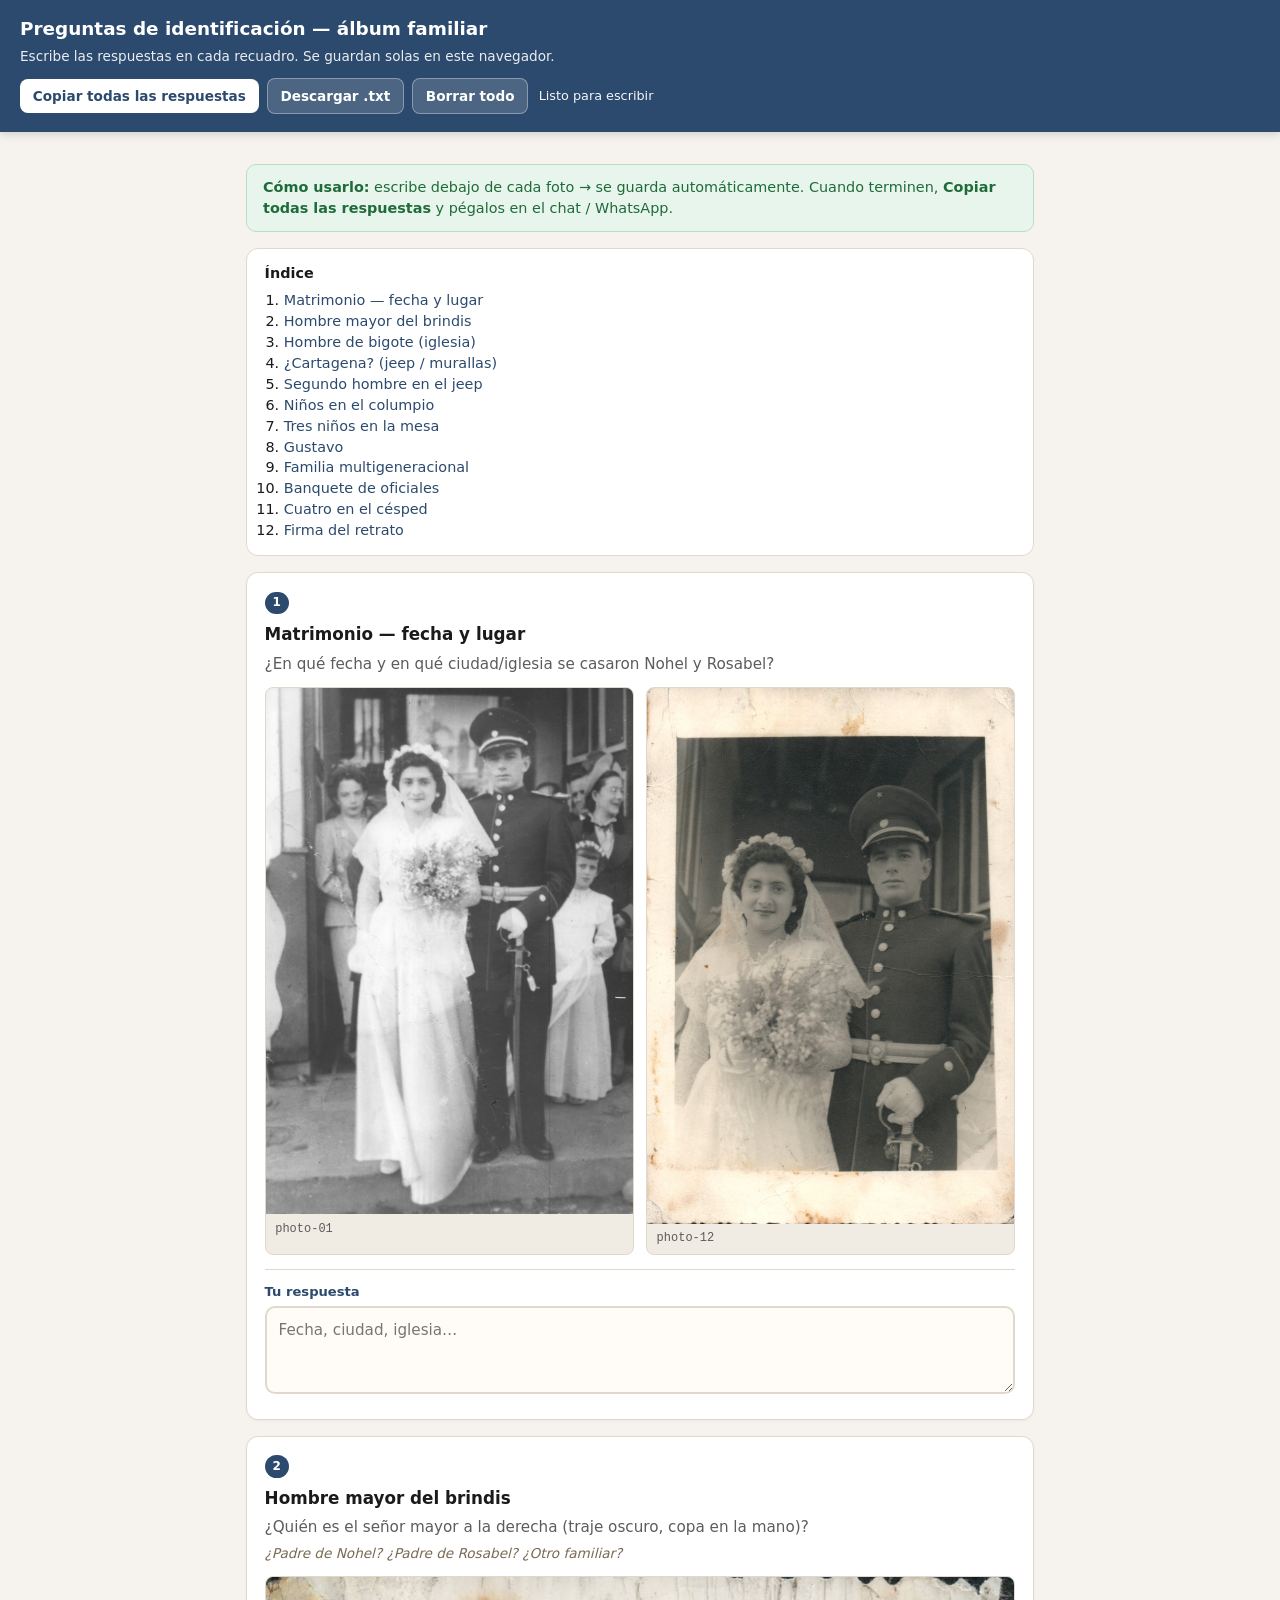
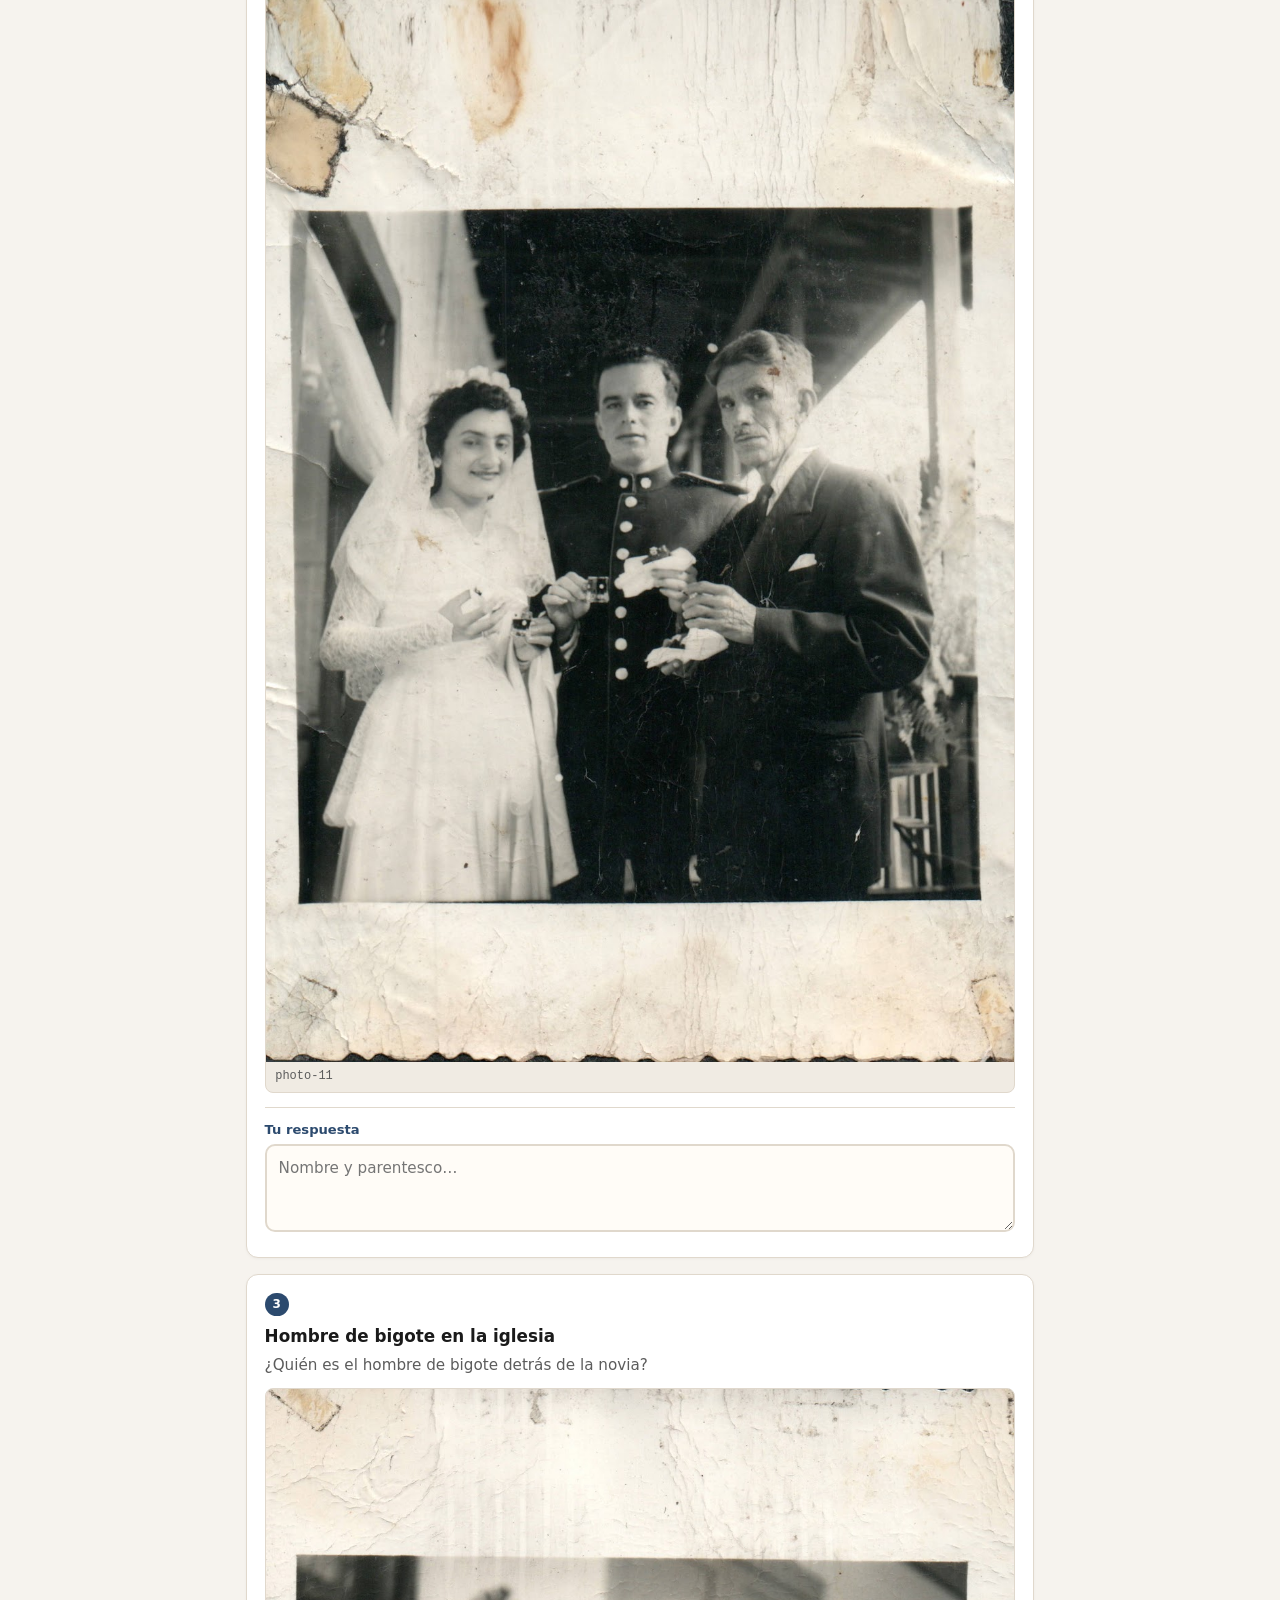
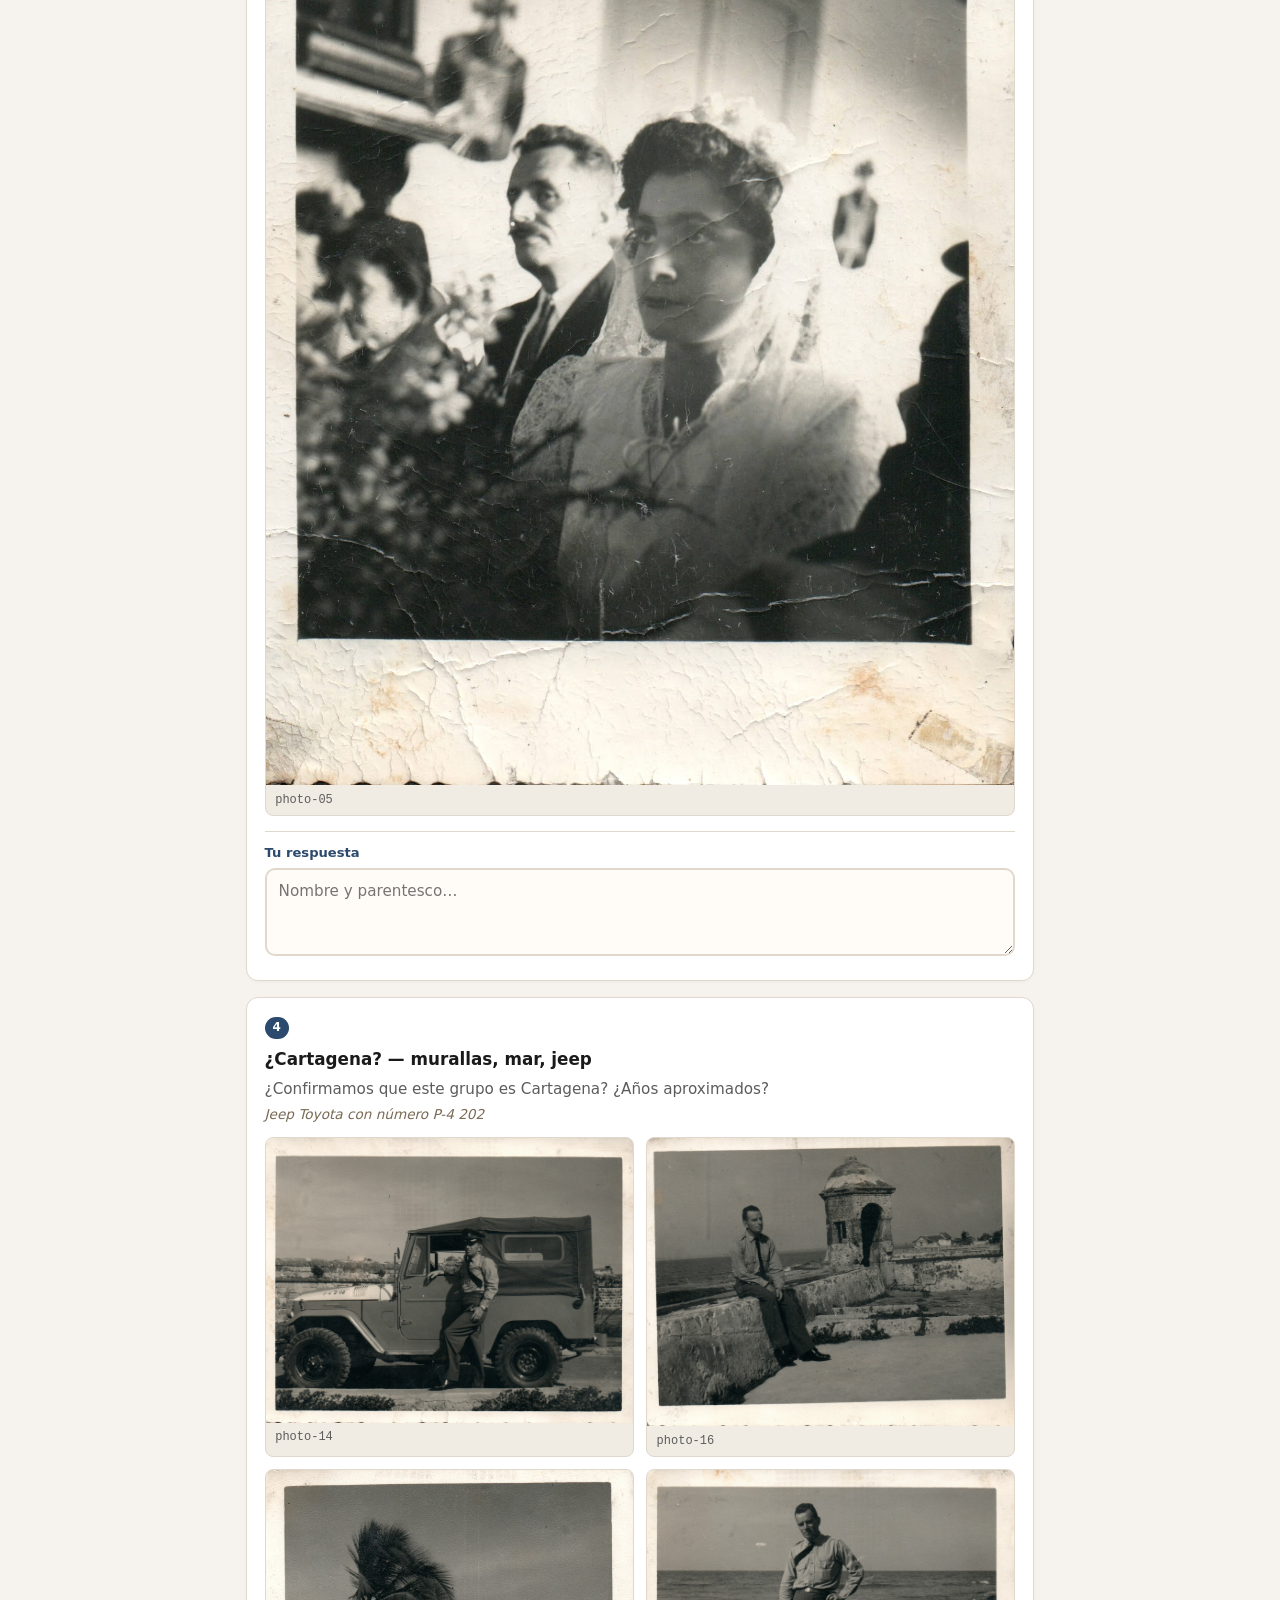
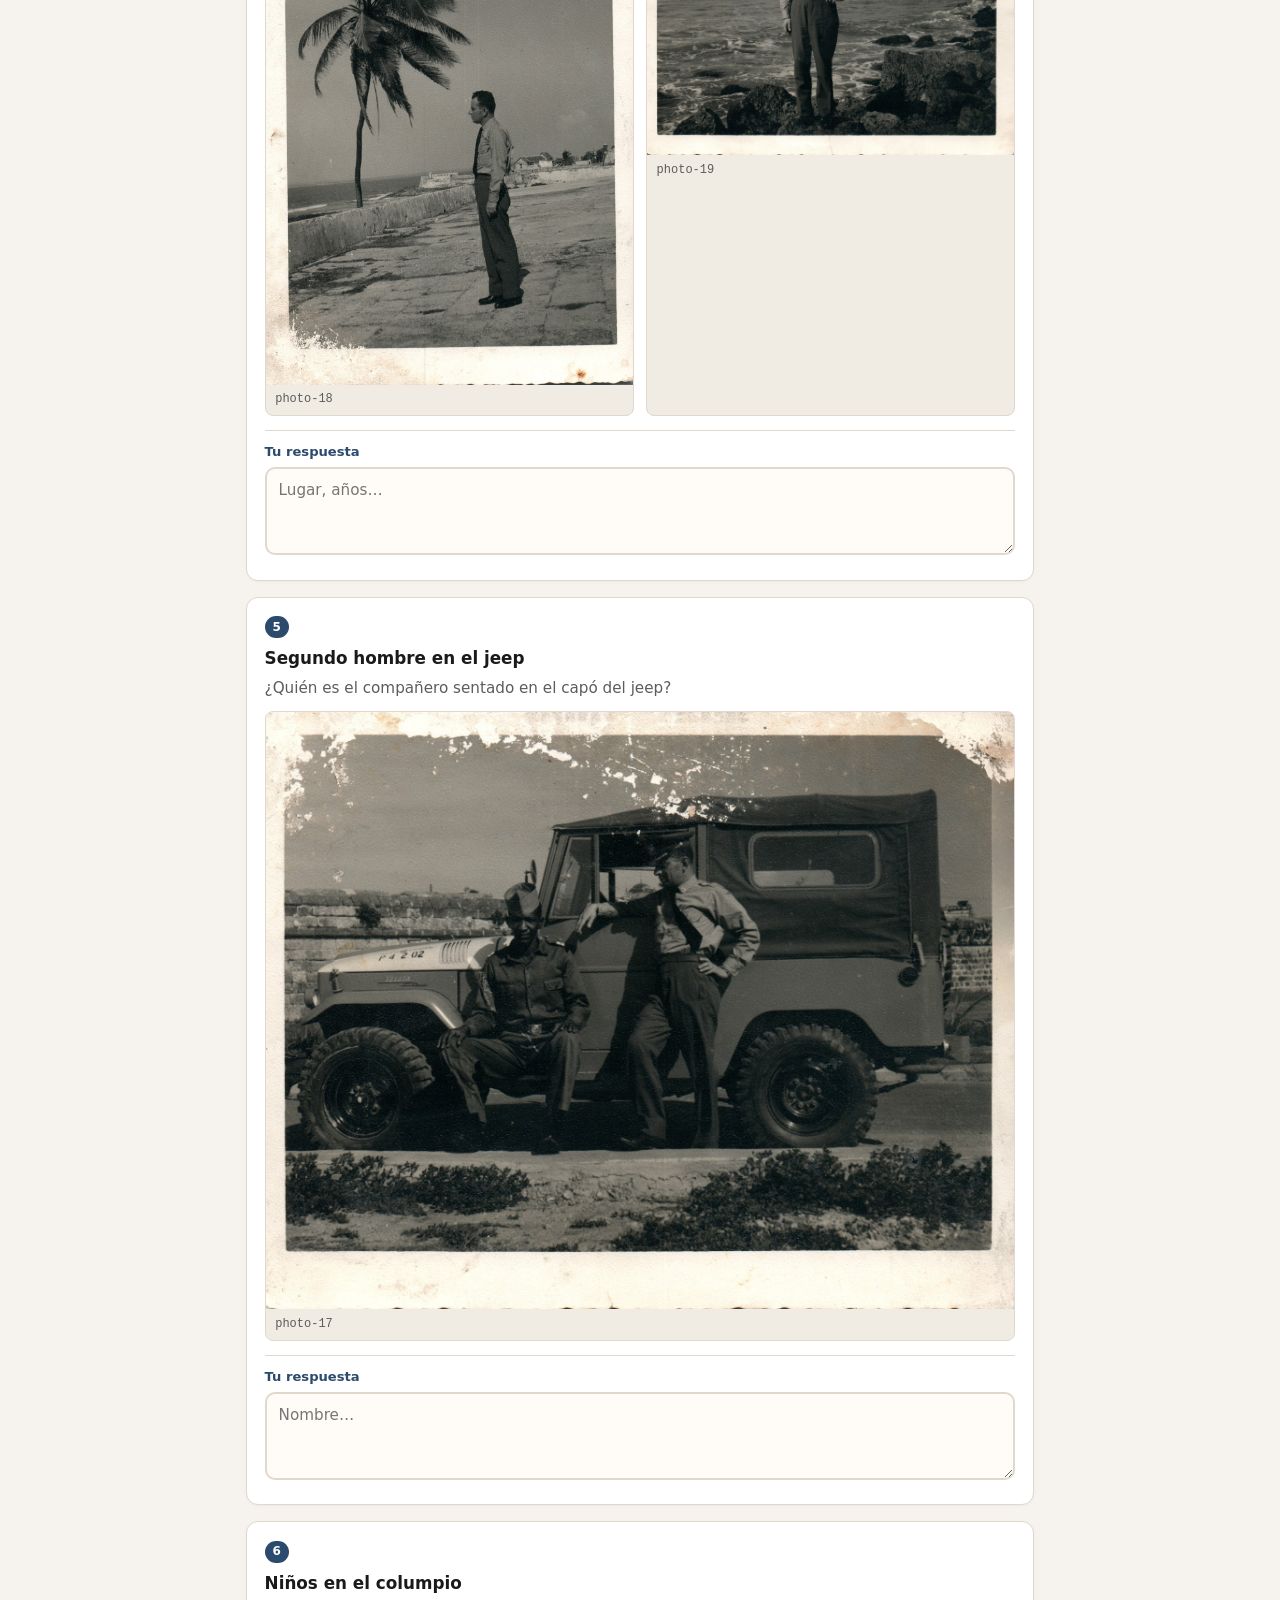
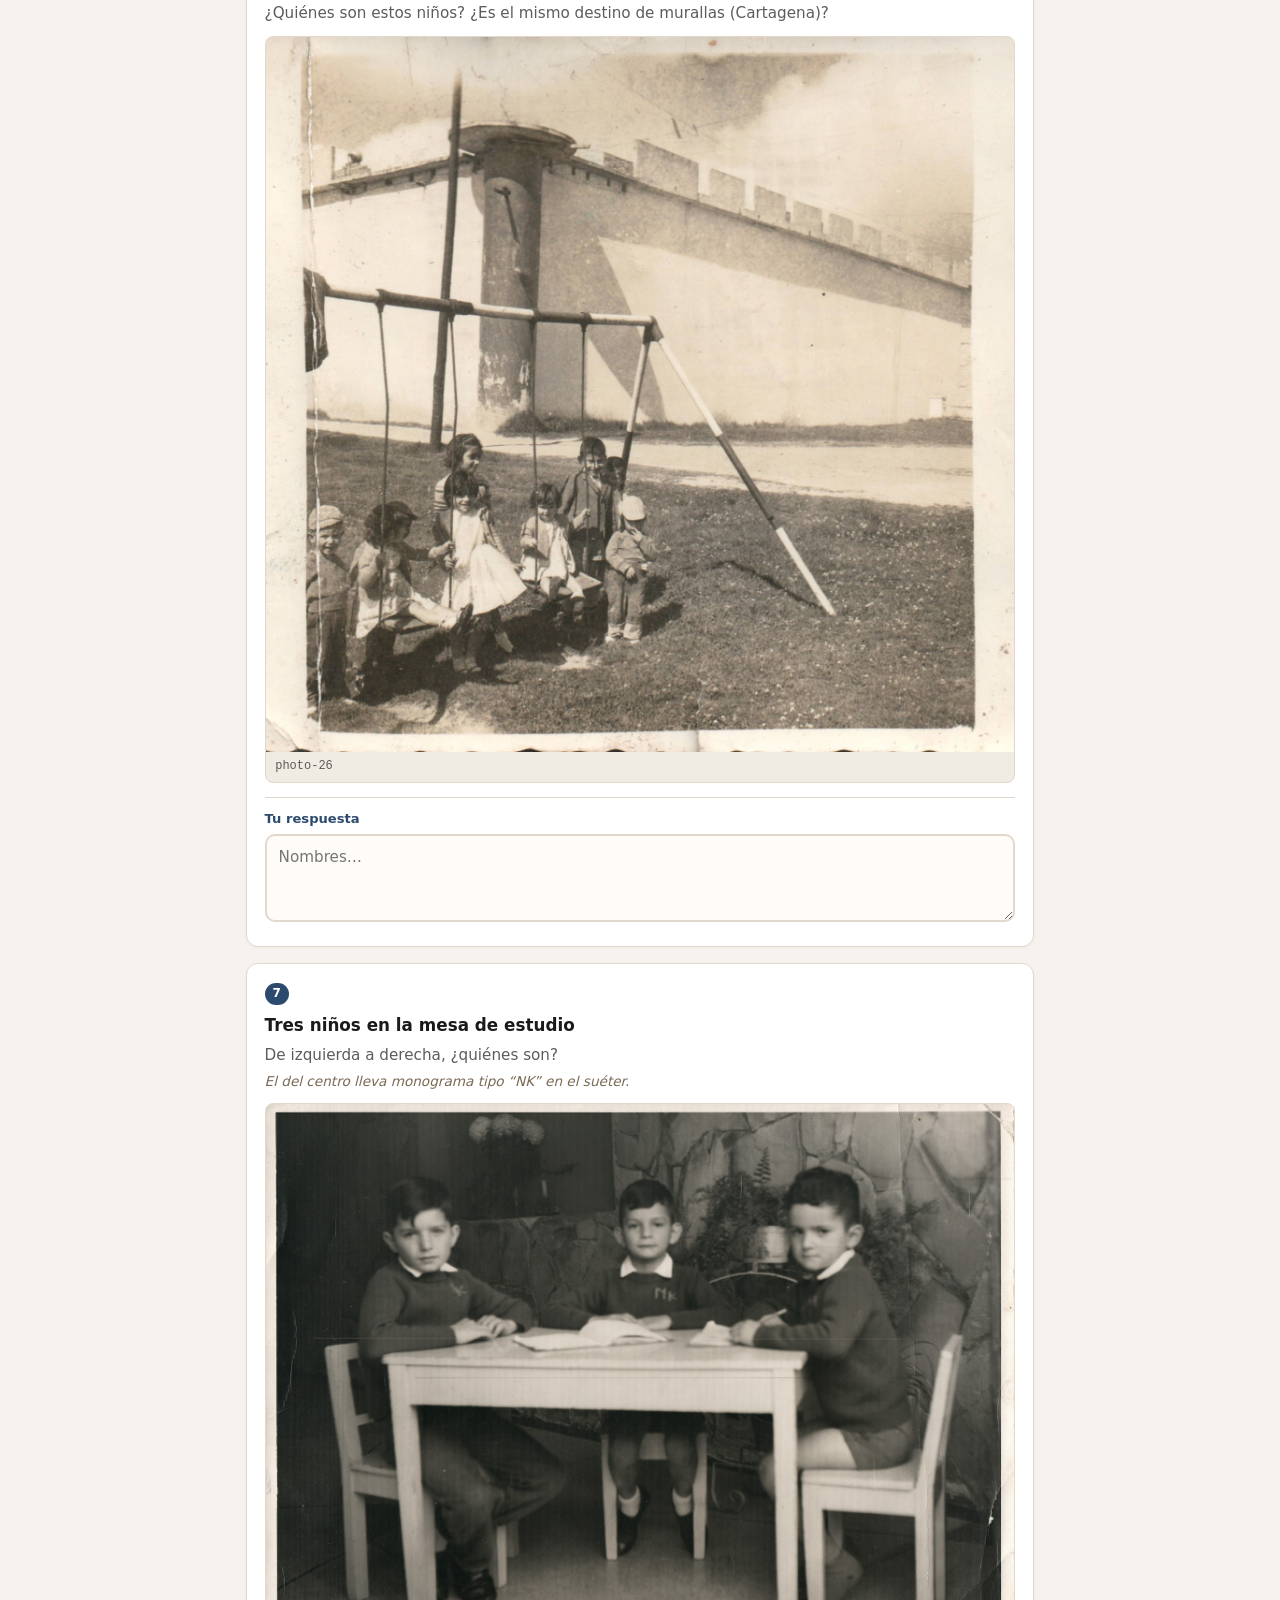
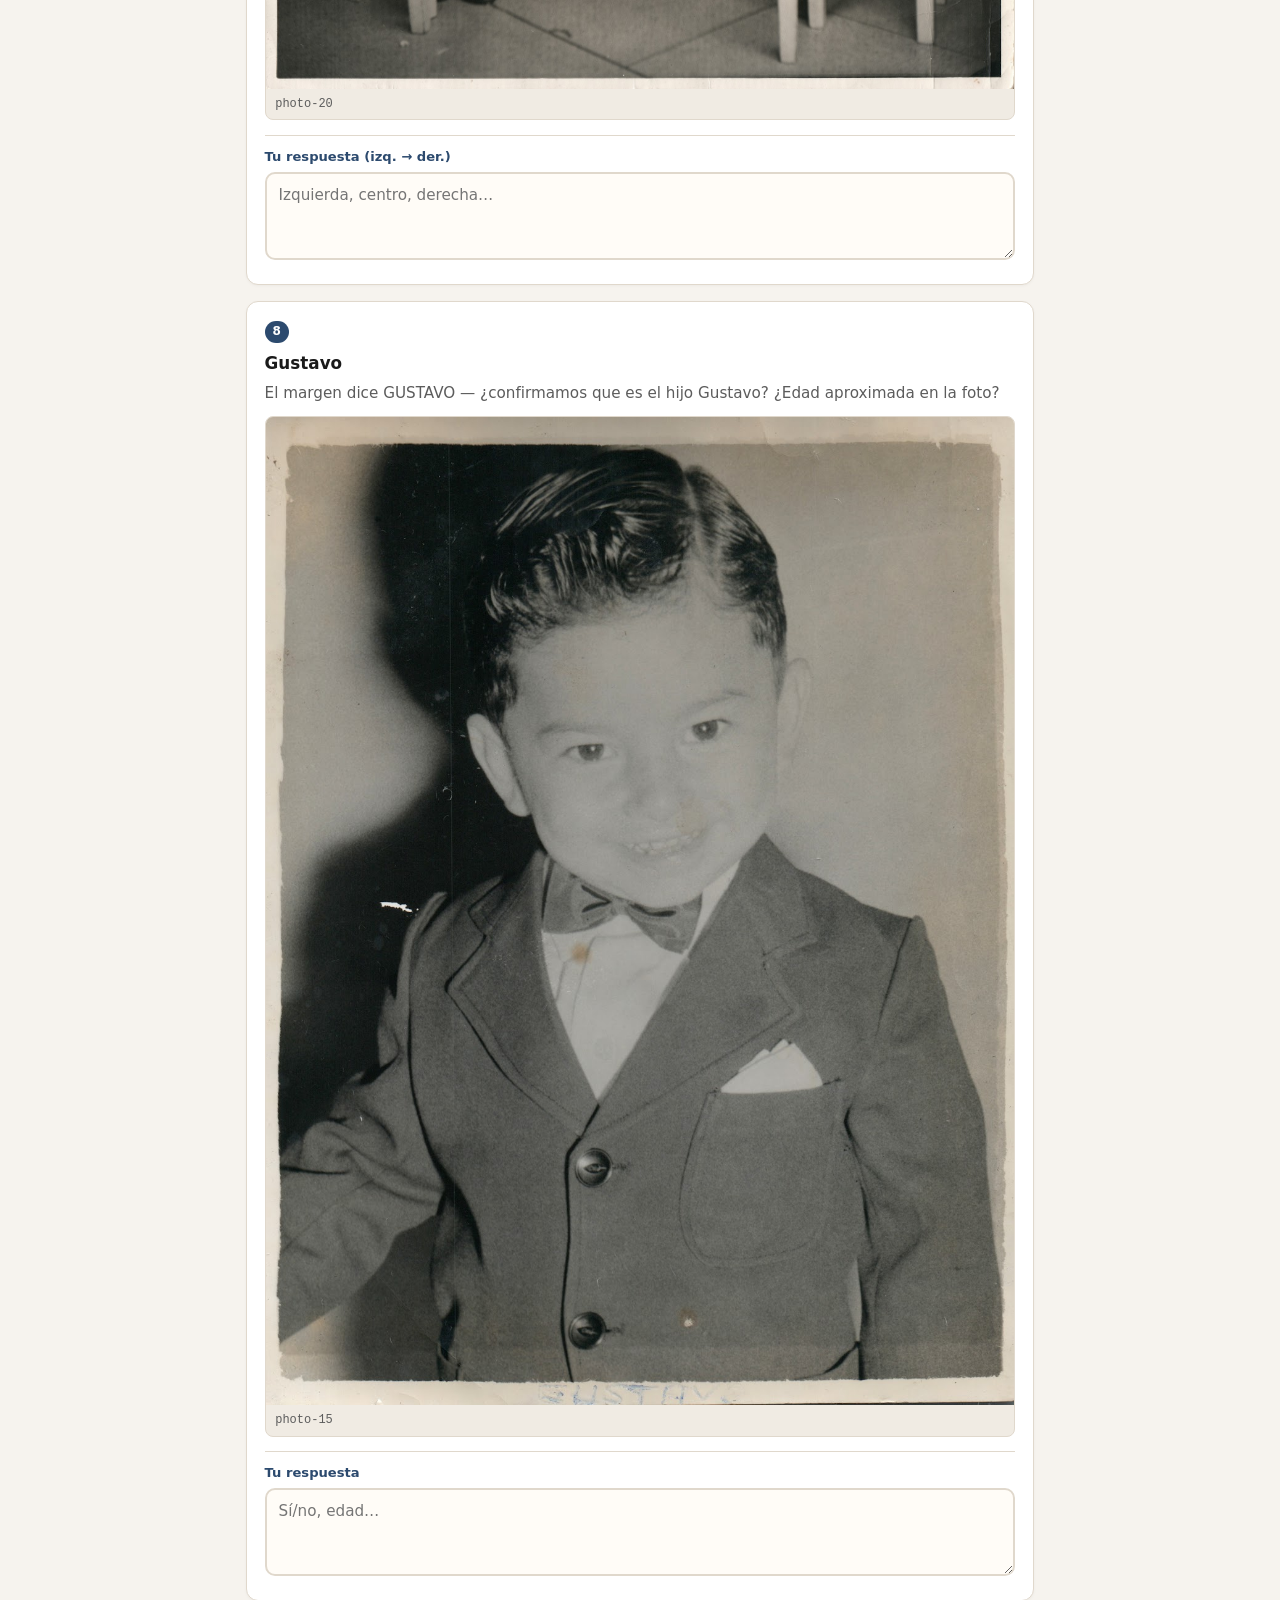
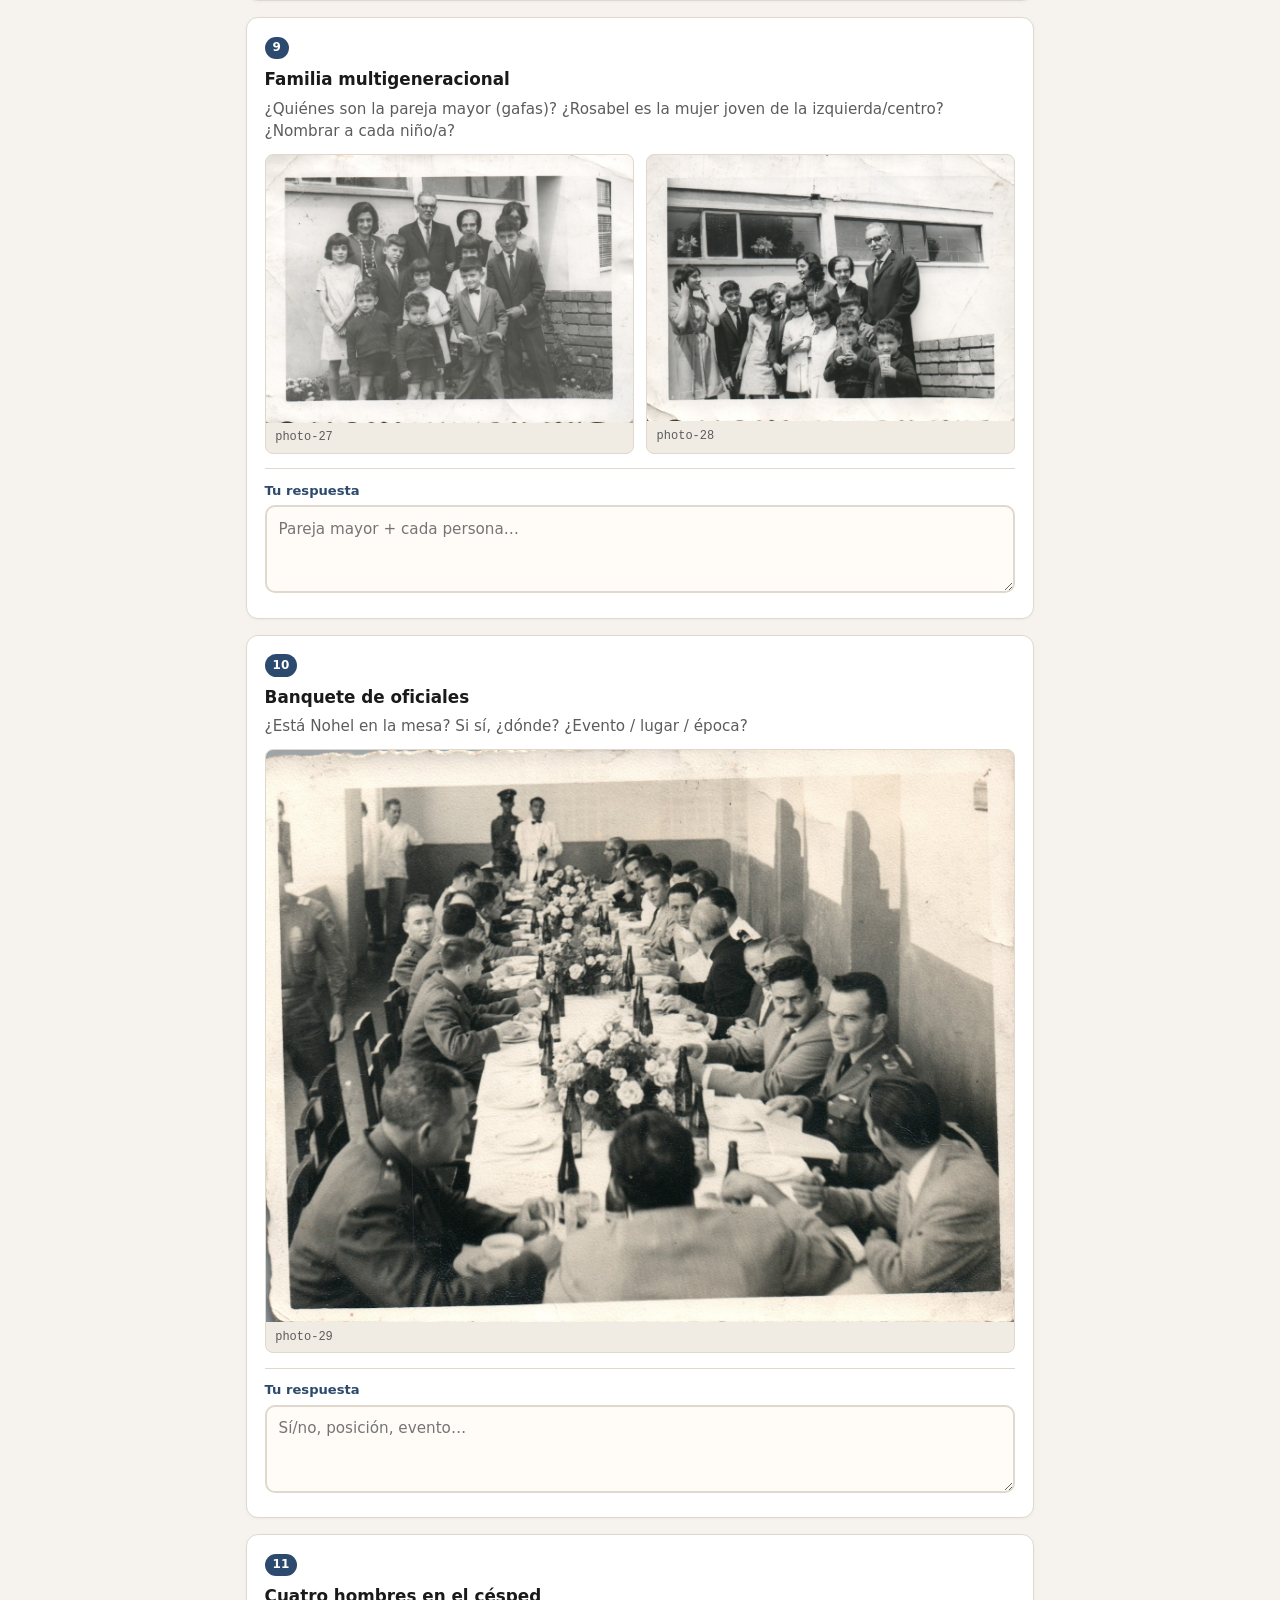
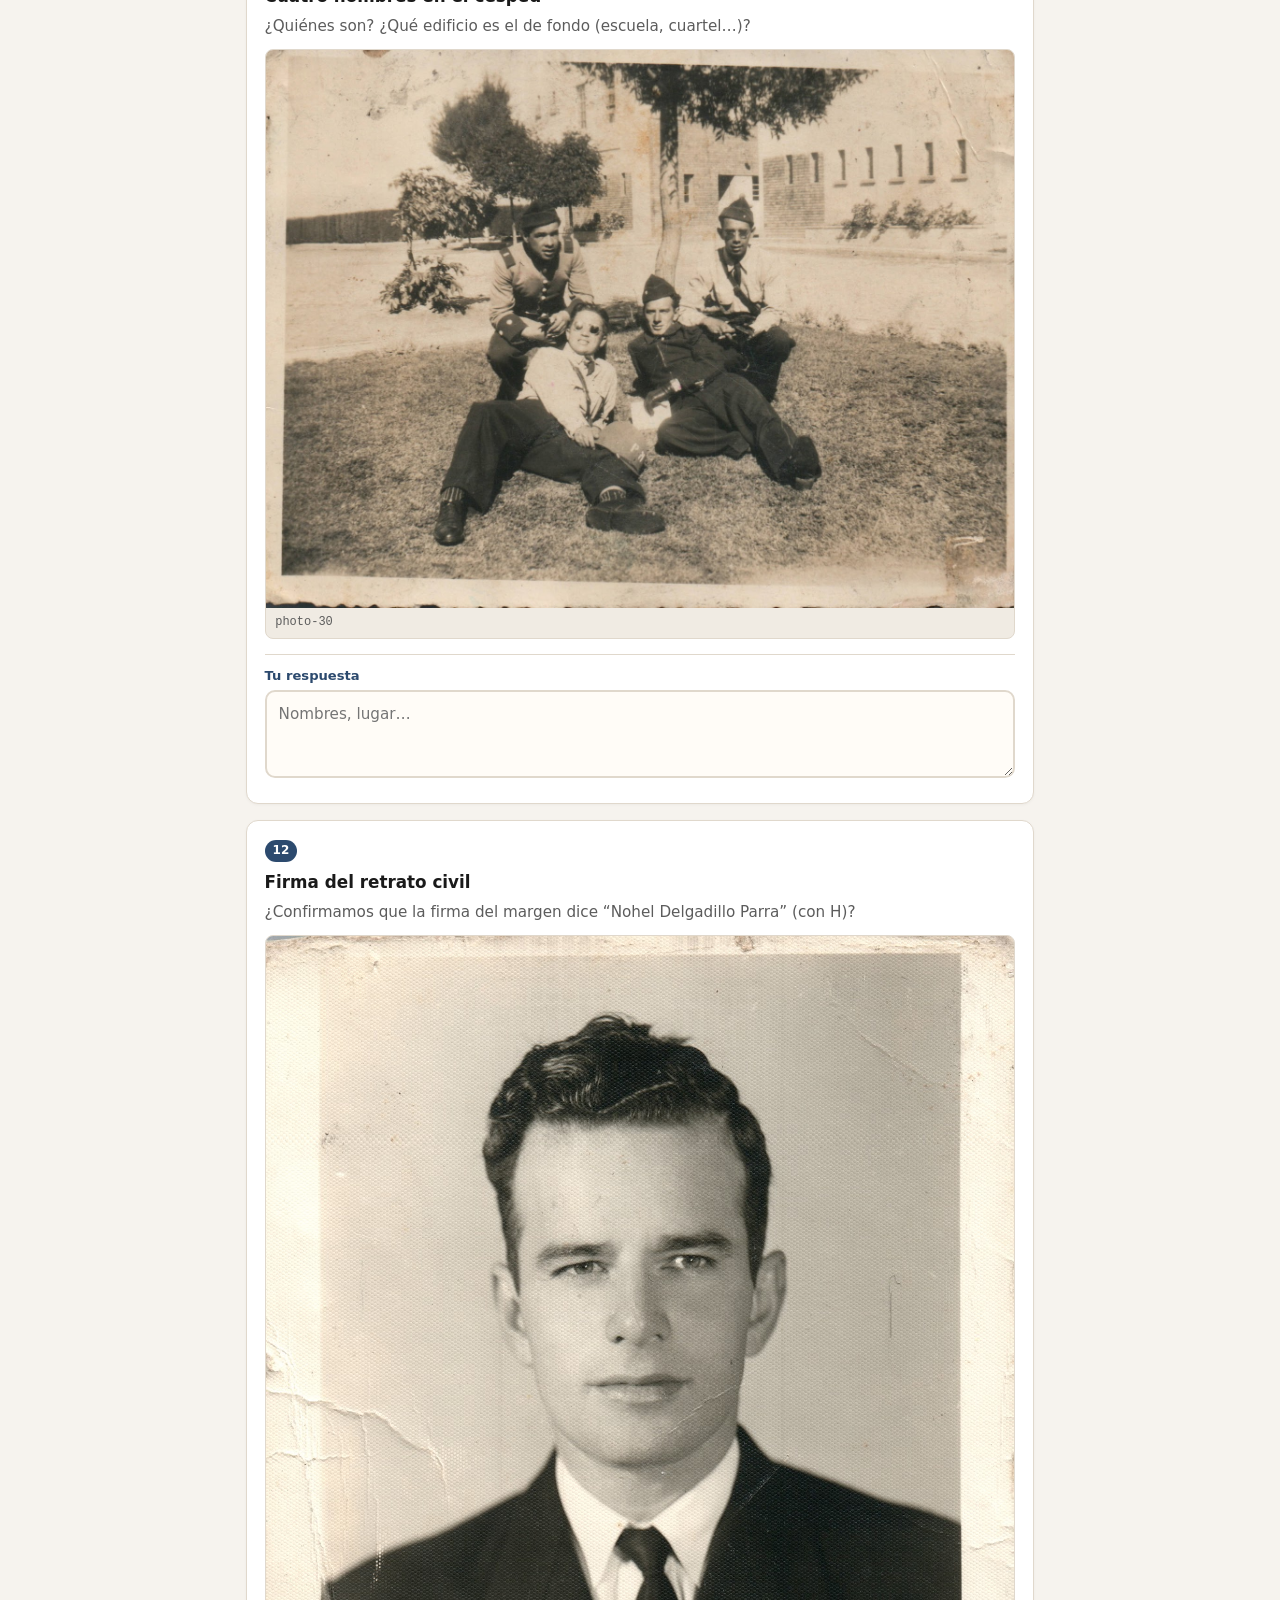
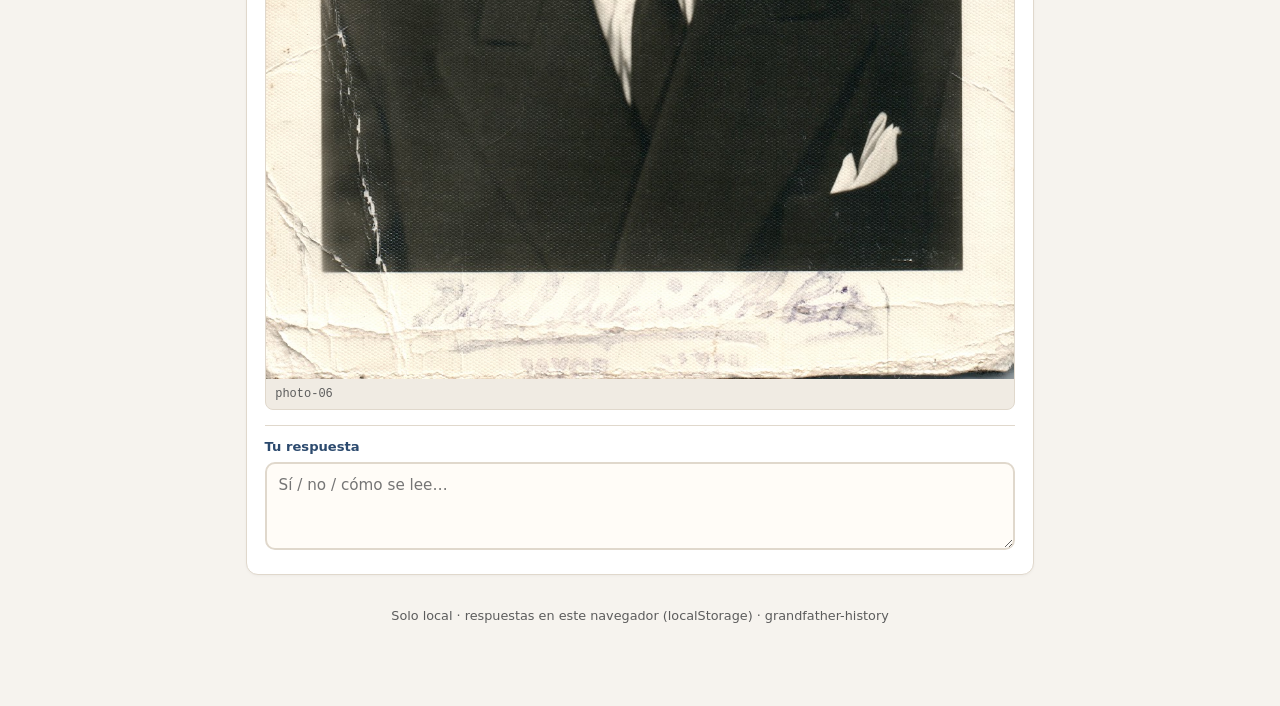
<file: photo-id-questions.html>
<!DOCTYPE html>
<html lang="es">
<head>
  <meta charset="utf-8" />
  <meta name="viewport" content="width=device-width, initial-scale=1" />
  <title>Preguntas de identificación — Abuelito y Abuelita</title>
  <style>
    :root {
      --bg: #f6f3ee;
      --card: #fff;
      --ink: #1a1a1a;
      --muted: #5c5c5c;
      --line: #e0d8cc;
      --accent: #2c4a6e;
      --ok: #1f6b3a;
      --ok-bg: #e8f5ec;
    }
    * { box-sizing: border-box; }
    body {
      margin: 0;
      font-family: "Segoe UI", system-ui, -apple-system, sans-serif;
      background: var(--bg);
      color: var(--ink);
      line-height: 1.45;
    }
    header {
      background: var(--accent);
      color: #fff;
      padding: 1rem 1.25rem 1.1rem;
      position: sticky;
      top: 0;
      z-index: 10;
      box-shadow: 0 2px 8px rgba(0,0,0,.15);
    }
    header h1 {
      margin: 0 0 .25rem;
      font-size: 1.15rem;
      font-weight: 650;
    }
    header p {
      margin: 0;
      opacity: .9;
      font-size: .85rem;
    }
    .toolbar {
      display: flex;
      flex-wrap: wrap;
      gap: .5rem;
      align-items: center;
      margin-top: .75rem;
    }
    .toolbar button {
      border: 0;
      border-radius: 8px;
      padding: .45rem .8rem;
      font: inherit;
      font-size: .85rem;
      font-weight: 600;
      cursor: pointer;
      background: #fff;
      color: var(--accent);
    }
    .toolbar button.secondary {
      background: rgba(255,255,255,.15);
      color: #fff;
      border: 1px solid rgba(255,255,255,.35);
    }
    .toolbar button:active { transform: scale(.98); }
    #save-status {
      font-size: .8rem;
      opacity: .95;
      margin-left: .15rem;
    }
    #save-status.saved { color: #b8f0c8; }
    .wrap {
      max-width: 820px;
      margin: 0 auto;
      padding: 1rem 1rem 4rem;
    }
    .banner {
      background: var(--ok-bg);
      border: 1px solid #b7dfc4;
      color: var(--ok);
      border-radius: 10px;
      padding: .75rem 1rem;
      margin: 1rem 0;
      font-size: .9rem;
    }
    .q {
      background: var(--card);
      border: 1px solid var(--line);
      border-radius: 12px;
      padding: 1rem 1.1rem 1.15rem;
      margin: 1rem 0;
      box-shadow: 0 1px 3px rgba(0,0,0,.04);
    }
    .q .num {
      display: inline-block;
      background: var(--accent);
      color: #fff;
      font-size: .75rem;
      font-weight: 700;
      padding: .15rem .5rem;
      border-radius: 999px;
      margin-bottom: .5rem;
    }
    .q h2 {
      margin: 0 0 .4rem;
      font-size: 1.05rem;
    }
    .q .ask {
      margin: 0 0 .75rem;
      color: var(--muted);
      font-size: .95rem;
    }
    .q .hint {
      margin: -.4rem 0 .75rem;
      font-size: .85rem;
      color: #7a6a55;
      font-style: italic;
    }
    .photos {
      display: grid;
      gap: .75rem;
    }
    .photos.two {
      grid-template-columns: 1fr 1fr;
    }
    @media (max-width: 640px) {
      .photos.two { grid-template-columns: 1fr; }
    }
    figure {
      margin: 0;
      background: #f0ebe3;
      border-radius: 8px;
      overflow: hidden;
      border: 1px solid var(--line);
    }
    figure img {
      display: block;
      width: 100%;
      height: auto;
      background: #ddd;
    }
    figcaption {
      padding: .4rem .6rem;
      font-size: .75rem;
      color: var(--muted);
      font-family: ui-monospace, monospace;
    }
    .answer {
      margin-top: .9rem;
      border-top: 1px solid var(--line);
      padding-top: .7rem;
    }
    .answer label {
      display: flex;
      justify-content: space-between;
      align-items: baseline;
      font-size: .82rem;
      font-weight: 600;
      color: var(--accent);
      margin-bottom: .35rem;
    }
    .answer label span.filled {
      font-weight: 500;
      color: var(--ok);
      font-size: .75rem;
    }
    .answer textarea {
      width: 100%;
      min-height: 5.5rem;
      border: 2px solid var(--line);
      border-radius: 10px;
      padding: .65rem .75rem;
      font: inherit;
      font-size: .95rem;
      resize: vertical;
      background: #fffcf7;
      transition: border-color .15s, box-shadow .15s;
    }
    .answer textarea:focus {
      outline: none;
      border-color: var(--accent);
      box-shadow: 0 0 0 3px rgba(44,74,110,.15);
      background: #fff;
    }
    .answer textarea.has-text {
      border-color: #8fbf9c;
      background: #f7fdf8;
    }
    .toc {
      background: var(--card);
      border: 1px solid var(--line);
      border-radius: 12px;
      padding: .9rem 1.1rem;
      margin: 1rem 0;
      font-size: .9rem;
    }
    .toc a {
      color: var(--accent);
      text-decoration: none;
    }
    .toc a:hover { text-decoration: underline; }
    .toc ol { margin: .4rem 0 0; padding-left: 1.2rem; }
    footer {
      text-align: center;
      color: var(--muted);
      font-size: .8rem;
      padding: 1rem;
    }
    .toast {
      position: fixed;
      bottom: 1.25rem;
      left: 50%;
      transform: translateX(-50%) translateY(120%);
      background: #1a1a1a;
      color: #fff;
      padding: .65rem 1.1rem;
      border-radius: 999px;
      font-size: .9rem;
      opacity: 0;
      transition: .25s ease;
      z-index: 50;
      pointer-events: none;
    }
    .toast.show {
      transform: translateX(-50%) translateY(0);
      opacity: 1;
    }
  </style>
</head>
<body>
  <header>
    <h1>Preguntas de identificación — álbum familiar</h1>
    <p>Escribe las respuestas en cada recuadro. Se guardan solas en este navegador.</p>
    <div class="toolbar">
      <button type="button" id="btn-copy">Copiar todas las respuestas</button>
      <button type="button" id="btn-download" class="secondary">Descargar .txt</button>
      <button type="button" id="btn-clear" class="secondary">Borrar todo</button>
      <span id="save-status">Listo para escribir</span>
    </div>
  </header>

  <div class="wrap">
    <div class="banner">
      <strong>Cómo usarlo:</strong> escribe debajo de cada foto → se guarda automáticamente.
      Cuando terminen, <strong>Copiar todas las respuestas</strong> y pégalos en el chat / WhatsApp.
    </div>

    <div class="toc">
      <strong>Índice</strong>
      <ol>
        <li><a href="#q1">Matrimonio — fecha y lugar</a></li>
        <li><a href="#q2">Hombre mayor del brindis</a></li>
        <li><a href="#q3">Hombre de bigote (iglesia)</a></li>
        <li><a href="#q4">¿Cartagena? (jeep / murallas)</a></li>
        <li><a href="#q5">Segundo hombre en el jeep</a></li>
        <li><a href="#q6">Niños en el columpio</a></li>
        <li><a href="#q7">Tres niños en la mesa</a></li>
        <li><a href="#q8">Gustavo</a></li>
        <li><a href="#q9">Familia multigeneracional</a></li>
        <li><a href="#q10">Banquete de oficiales</a></li>
        <li><a href="#q11">Cuatro en el césped</a></li>
        <li><a href="#q12">Firma del retrato</a></li>
      </ol>
    </div>

    <section class="q" id="q1">
      <span class="num">1</span>
      <h2>Matrimonio — fecha y lugar</h2>
      <p class="ask">¿En qué fecha y en qué ciudad/iglesia se casaron Nohel y Rosabel?</p>
      <div class="photos two">
        <figure>
          <img src="images/google-photos-album/photo-01.jpg" alt="Salida de boda" loading="lazy" />
          <figcaption>photo-01</figcaption>
        </figure>
        <figure>
          <img src="images/google-photos-album/photo-12.jpg" alt="Pareja de boda" loading="lazy" />
          <figcaption>photo-12</figcaption>
        </figure>
      </div>
      <div class="answer">
        <label for="a1">Tu respuesta <span class="filled" data-for="a1" hidden>✓ guardado</span></label>
        <textarea id="a1" data-q="1" data-title="Matrimonio — fecha y lugar" placeholder="Fecha, ciudad, iglesia…"></textarea>
      </div>
    </section>

    <section class="q" id="q2">
      <span class="num">2</span>
      <h2>Hombre mayor del brindis</h2>
      <p class="ask">¿Quién es el señor mayor a la derecha (traje oscuro, copa en la mano)?</p>
      <p class="hint">¿Padre de Nohel? ¿Padre de Rosabel? ¿Otro familiar?</p>
      <div class="photos">
        <figure>
          <img src="images/google-photos-album/photo-11.jpg" alt="Brindis con hombre mayor" loading="lazy" />
          <figcaption>photo-11</figcaption>
        </figure>
      </div>
      <div class="answer">
        <label for="a2">Tu respuesta <span class="filled" data-for="a2" hidden>✓ guardado</span></label>
        <textarea id="a2" data-q="2" data-title="Hombre mayor del brindis" placeholder="Nombre y parentesco…"></textarea>
      </div>
    </section>

    <section class="q" id="q3">
      <span class="num">3</span>
      <h2>Hombre de bigote en la iglesia</h2>
      <p class="ask">¿Quién es el hombre de bigote detrás de la novia?</p>
      <div class="photos">
        <figure>
          <img src="images/google-photos-album/photo-05.jpg" alt="Iglesia — Rosabel y hombre de bigote" loading="lazy" />
          <figcaption>photo-05</figcaption>
        </figure>
      </div>
      <div class="answer">
        <label for="a3">Tu respuesta <span class="filled" data-for="a3" hidden>✓ guardado</span></label>
        <textarea id="a3" data-q="3" data-title="Hombre de bigote en la iglesia" placeholder="Nombre y parentesco…"></textarea>
      </div>
    </section>

    <section class="q" id="q4">
      <span class="num">4</span>
      <h2>¿Cartagena? — murallas, mar, jeep</h2>
      <p class="ask">¿Confirmamos que este grupo es Cartagena? ¿Años aproximados?</p>
      <p class="hint">Jeep Toyota con número P-4 202</p>
      <div class="photos two">
        <figure>
          <img src="images/google-photos-album/photo-14.jpg" alt="Jeep en murallas" loading="lazy" />
          <figcaption>photo-14</figcaption>
        </figure>
        <figure>
          <img src="images/google-photos-album/photo-16.jpg" alt="Garita" loading="lazy" />
          <figcaption>photo-16</figcaption>
        </figure>
        <figure>
          <img src="images/google-photos-album/photo-18.jpg" alt="Palmera y muralla" loading="lazy" />
          <figcaption>photo-18</figcaption>
        </figure>
        <figure>
          <img src="images/google-photos-album/photo-19.jpg" alt="Costa rocosa" loading="lazy" />
          <figcaption>photo-19</figcaption>
        </figure>
      </div>
      <div class="answer">
        <label for="a4">Tu respuesta <span class="filled" data-for="a4" hidden>✓ guardado</span></label>
        <textarea id="a4" data-q="4" data-title="¿Cartagena? — murallas, mar, jeep" placeholder="Lugar, años…"></textarea>
      </div>
    </section>

    <section class="q" id="q5">
      <span class="num">5</span>
      <h2>Segundo hombre en el jeep</h2>
      <p class="ask">¿Quién es el compañero sentado en el capó del jeep?</p>
      <div class="photos">
        <figure>
          <img src="images/google-photos-album/photo-17.jpg" alt="Dos hombres y jeep" loading="lazy" />
          <figcaption>photo-17</figcaption>
        </figure>
      </div>
      <div class="answer">
        <label for="a5">Tu respuesta <span class="filled" data-for="a5" hidden>✓ guardado</span></label>
        <textarea id="a5" data-q="5" data-title="Segundo hombre en el jeep" placeholder="Nombre…"></textarea>
      </div>
    </section>

    <section class="q" id="q6">
      <span class="num">6</span>
      <h2>Niños en el columpio</h2>
      <p class="ask">¿Quiénes son estos niños? ¿Es el mismo destino de murallas (Cartagena)?</p>
      <div class="photos">
        <figure>
          <img src="images/google-photos-album/photo-26.jpg" alt="Niños en columpio frente a muralla" loading="lazy" />
          <figcaption>photo-26</figcaption>
        </figure>
      </div>
      <div class="answer">
        <label for="a6">Tu respuesta <span class="filled" data-for="a6" hidden>✓ guardado</span></label>
        <textarea id="a6" data-q="6" data-title="Niños en el columpio" placeholder="Nombres…"></textarea>
      </div>
    </section>

    <section class="q" id="q7">
      <span class="num">7</span>
      <h2>Tres niños en la mesa de estudio</h2>
      <p class="ask">De izquierda a derecha, ¿quiénes son?</p>
      <p class="hint">El del centro lleva monograma tipo “NK” en el suéter.</p>
      <div class="photos">
        <figure>
          <img src="images/google-photos-album/photo-20.jpg" alt="Tres niños en mesa" loading="lazy" />
          <figcaption>photo-20</figcaption>
        </figure>
      </div>
      <div class="answer">
        <label for="a7">Tu respuesta (izq. → der.) <span class="filled" data-for="a7" hidden>✓ guardado</span></label>
        <textarea id="a7" data-q="7" data-title="Tres niños en la mesa" placeholder="Izquierda, centro, derecha…"></textarea>
      </div>
    </section>

    <section class="q" id="q8">
      <span class="num">8</span>
      <h2>Gustavo</h2>
      <p class="ask">El margen dice GUSTAVO — ¿confirmamos que es el hijo Gustavo? ¿Edad aproximada en la foto?</p>
      <div class="photos">
        <figure>
          <img src="images/google-photos-album/photo-15.jpg" alt="Niño etiquetado Gustavo" loading="lazy" />
          <figcaption>photo-15</figcaption>
        </figure>
      </div>
      <div class="answer">
        <label for="a8">Tu respuesta <span class="filled" data-for="a8" hidden>✓ guardado</span></label>
        <textarea id="a8" data-q="8" data-title="Gustavo" placeholder="Sí/no, edad…"></textarea>
      </div>
    </section>

    <section class="q" id="q9">
      <span class="num">9</span>
      <h2>Familia multigeneracional</h2>
      <p class="ask">¿Quiénes son la pareja mayor (gafas)? ¿Rosabel es la mujer joven de la izquierda/centro? ¿Nombrar a cada niño/a?</p>
      <div class="photos two">
        <figure>
          <img src="images/google-photos-album/photo-27.jpg" alt="Grupo familiar pose A" loading="lazy" />
          <figcaption>photo-27</figcaption>
        </figure>
        <figure>
          <img src="images/google-photos-album/photo-28.jpg" alt="Grupo familiar pose B" loading="lazy" />
          <figcaption>photo-28</figcaption>
        </figure>
      </div>
      <div class="answer">
        <label for="a9">Tu respuesta <span class="filled" data-for="a9" hidden>✓ guardado</span></label>
        <textarea id="a9" data-q="9" data-title="Familia multigeneracional" placeholder="Pareja mayor + cada persona…"></textarea>
      </div>
    </section>

    <section class="q" id="q10">
      <span class="num">10</span>
      <h2>Banquete de oficiales</h2>
      <p class="ask">¿Está Nohel en la mesa? Si sí, ¿dónde? ¿Evento / lugar / época?</p>
      <div class="photos">
        <figure>
          <img src="images/google-photos-album/photo-29.jpg" alt="Banquete de oficiales" loading="lazy" />
          <figcaption>photo-29</figcaption>
        </figure>
      </div>
      <div class="answer">
        <label for="a10">Tu respuesta <span class="filled" data-for="a10" hidden>✓ guardado</span></label>
        <textarea id="a10" data-q="10" data-title="Banquete de oficiales" placeholder="Sí/no, posición, evento…"></textarea>
      </div>
    </section>

    <section class="q" id="q11">
      <span class="num">11</span>
      <h2>Cuatro hombres en el césped</h2>
      <p class="ask">¿Quiénes son? ¿Qué edificio es el de fondo (escuela, cuartel…)?</p>
      <div class="photos">
        <figure>
          <img src="images/google-photos-album/photo-30.jpg" alt="Cuatro hombres en césped" loading="lazy" />
          <figcaption>photo-30</figcaption>
        </figure>
      </div>
      <div class="answer">
        <label for="a11">Tu respuesta <span class="filled" data-for="a11" hidden>✓ guardado</span></label>
        <textarea id="a11" data-q="11" data-title="Cuatro hombres en el césped" placeholder="Nombres, lugar…"></textarea>
      </div>
    </section>

    <section class="q" id="q12">
      <span class="num">12</span>
      <h2>Firma del retrato civil</h2>
      <p class="ask">¿Confirmamos que la firma del margen dice “Nohel Delgadillo Parra” (con H)?</p>
      <div class="photos">
        <figure>
          <img src="images/google-photos-album/photo-06.jpg" alt="Retrato civil con firma" loading="lazy" />
          <figcaption>photo-06</figcaption>
        </figure>
      </div>
      <div class="answer">
        <label for="a12">Tu respuesta <span class="filled" data-for="a12" hidden>✓ guardado</span></label>
        <textarea id="a12" data-q="12" data-title="Firma del retrato civil" placeholder="Sí / no / cómo se lee…"></textarea>
      </div>
    </section>

    <footer>
      Solo local · respuestas en este navegador (localStorage) · grandfather-history
    </footer>
  </div>

  <div class="toast" id="toast" role="status"></div>

  <script>
    (function () {
      var KEY = "nohel-photo-id-answers-v1";
      var statusEl = document.getElementById("save-status");
      var toastEl = document.getElementById("toast");
      var areas = Array.prototype.slice.call(document.querySelectorAll("textarea[data-q]"));
      var saveTimer = null;

      function toast(msg) {
        toastEl.textContent = msg;
        toastEl.classList.add("show");
        setTimeout(function () { toastEl.classList.remove("show"); }, 2200);
      }

      function markFilled(ta) {
        var has = ta.value.trim().length > 0;
        ta.classList.toggle("has-text", has);
        var badge = document.querySelector('.filled[data-for="' + ta.id + '"]');
        if (badge) badge.hidden = !has;
      }

      function collect() {
        var data = {};
        areas.forEach(function (ta) {
          data[ta.id] = ta.value;
        });
        data._updated = new Date().toISOString();
        return data;
      }

      function save() {
        try {
          localStorage.setItem(KEY, JSON.stringify(collect()));
          statusEl.textContent = "Guardado · " + new Date().toLocaleTimeString();
          statusEl.classList.add("saved");
        } catch (e) {
          statusEl.textContent = "No se pudo guardar (¿modo privado?)";
          statusEl.classList.remove("saved");
        }
      }

      function scheduleSave() {
        statusEl.textContent = "Guardando…";
        statusEl.classList.remove("saved");
        clearTimeout(saveTimer);
        saveTimer = setTimeout(save, 250);
      }

      function load() {
        try {
          var raw = localStorage.getItem(KEY);
          if (!raw) return;
          var data = JSON.parse(raw);
          areas.forEach(function (ta) {
            if (typeof data[ta.id] === "string") {
              ta.value = data[ta.id];
              markFilled(ta);
            }
          });
          if (data._updated) {
            statusEl.textContent = "Restaurado · " + new Date(data._updated).toLocaleString();
            statusEl.classList.add("saved");
          }
        } catch (e) { /* ignore */ }
      }

      function exportText() {
        var lines = [
          "Respuestas — identificación de fotos",
          "Álbum: Abuelito y Abuelita old Photographs",
          "Fecha: " + new Date().toLocaleString(),
          ""
        ];
        areas.forEach(function (ta) {
          var n = ta.getAttribute("data-q");
          var title = ta.getAttribute("data-title");
          var v = ta.value.trim() || "(sin respuesta)";
          lines.push(n + ". " + title);
          lines.push(v);
          lines.push("");
        });
        return lines.join("\n");
      }

      areas.forEach(function (ta) {
        ta.addEventListener("input", function () {
          markFilled(ta);
          scheduleSave();
        });
      });

      document.getElementById("btn-copy").addEventListener("click", function () {
        save();
        var text = exportText();
        if (navigator.clipboard && navigator.clipboard.writeText) {
          navigator.clipboard.writeText(text).then(function () {
            toast("Respuestas copiadas al portapapeles");
          }).catch(function () {
            fallbackCopy(text);
          });
        } else {
          fallbackCopy(text);
        }
      });

      function fallbackCopy(text) {
        var pre = document.createElement("textarea");
        pre.value = text;
        document.body.appendChild(pre);
        pre.select();
        try {
          document.execCommand("copy");
          toast("Respuestas copiadas");
        } catch (e) {
          toast("Copia manual: usa Descargar .txt");
        }
        document.body.removeChild(pre);
      }

      document.getElementById("btn-download").addEventListener("click", function () {
        save();
        var blob = new Blob([exportText()], { type: "text/plain;charset=utf-8" });
        var a = document.createElement("a");
        a.href = URL.createObjectURL(blob);
        a.download = "respuestas-fotos-nohel-" + new Date().toISOString().slice(0, 10) + ".txt";
        a.click();
        URL.revokeObjectURL(a.href);
        toast("Archivo descargado");
      });

      document.getElementById("btn-clear").addEventListener("click", function () {
        if (!confirm("¿Borrar todas las respuestas guardadas en este navegador?")) return;
        areas.forEach(function (ta) {
          ta.value = "";
          markFilled(ta);
        });
        localStorage.removeItem(KEY);
        statusEl.textContent = "Borrado";
        statusEl.classList.remove("saved");
        toast("Respuestas borradas");
      });

      load();
    })();
  </script>
</body>
</html>
</file>
